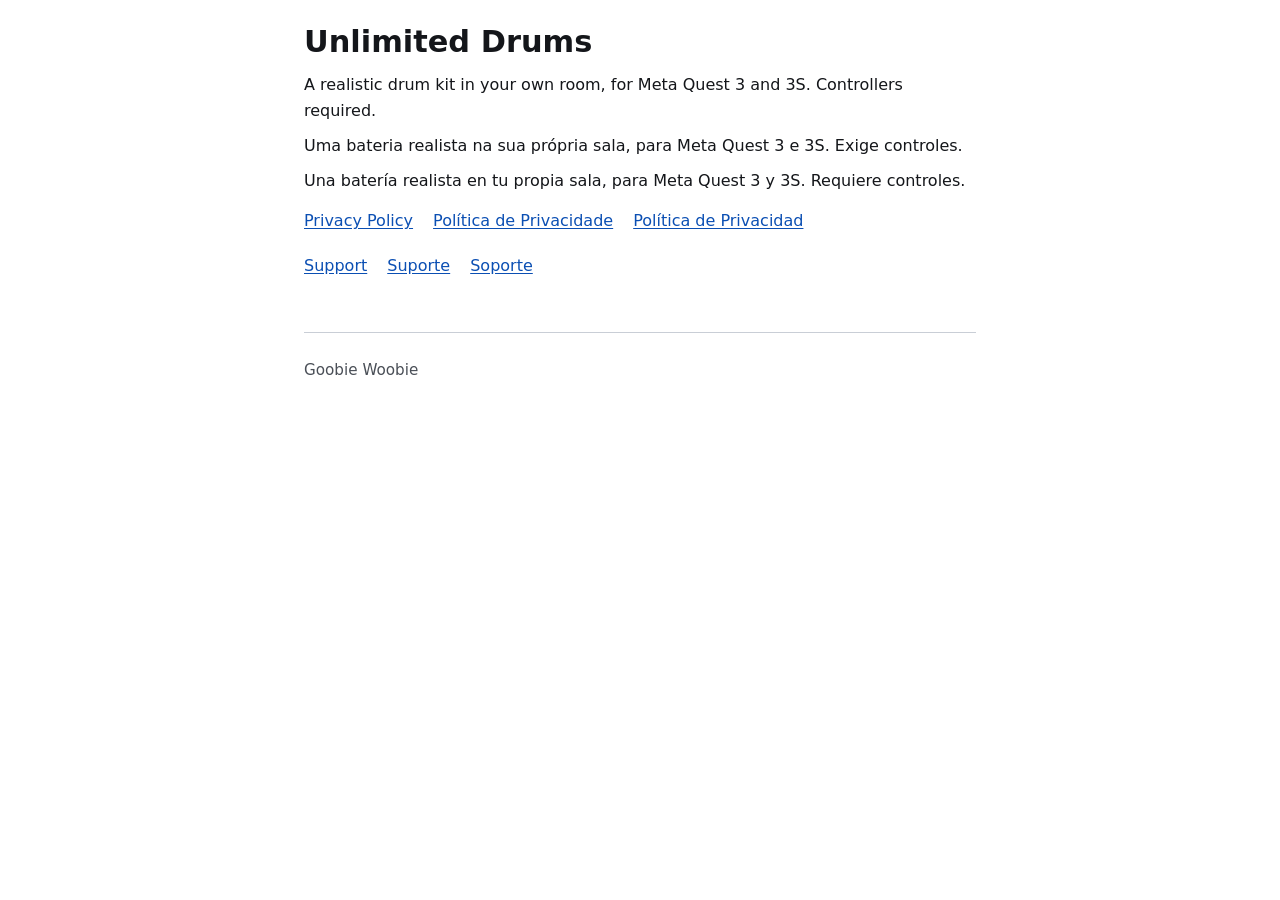
<file: index.html>
<!doctype html>
<html lang="en">
<head>
<meta charset="utf-8">
<meta name="viewport" content="width=device-width, initial-scale=1">
<title>Unlimited Drums - Goobie Woobie</title>
<meta name="description" content="Unlimited Drums: a realistic drum kit in your own room, for Meta Quest 3 and 3S.">
<link rel="stylesheet" href="style.css">
</head>
<body>
<a class="skip" href="#main">Skip to content</a>
<div class="wrap">
<main id="main">
<h1>Unlimited Drums</h1>
<p lang="en">A realistic drum kit in your own room, for Meta Quest 3 and 3S. Controllers required.</p>
<p lang="pt-BR">Uma bateria realista na sua própria sala, para Meta Quest 3 e 3S. Exige controles.</p>
<p lang="es">Una batería realista en tu propia sala, para Meta Quest 3 y 3S. Requiere controles.</p>

<nav aria-label="Links">
<ul>
<li lang="en"><a href="privacy/#en">Privacy Policy</a></li>
<li lang="pt-BR"><a href="privacy/#pt-br">Política de Privacidade</a></li>
<li lang="es"><a href="privacy/#es">Política de Privacidad</a></li>
</ul>
<ul>
<li lang="en"><a href="support/#en">Support</a></li>
<li lang="pt-BR"><a href="support/#pt-br">Suporte</a></li>
<li lang="es"><a href="support/#es">Soporte</a></li>
</ul>
</nav>
</main>
<footer>
<p>Goobie Woobie</p>
</footer>
</div>
</body>
</html>
</file>
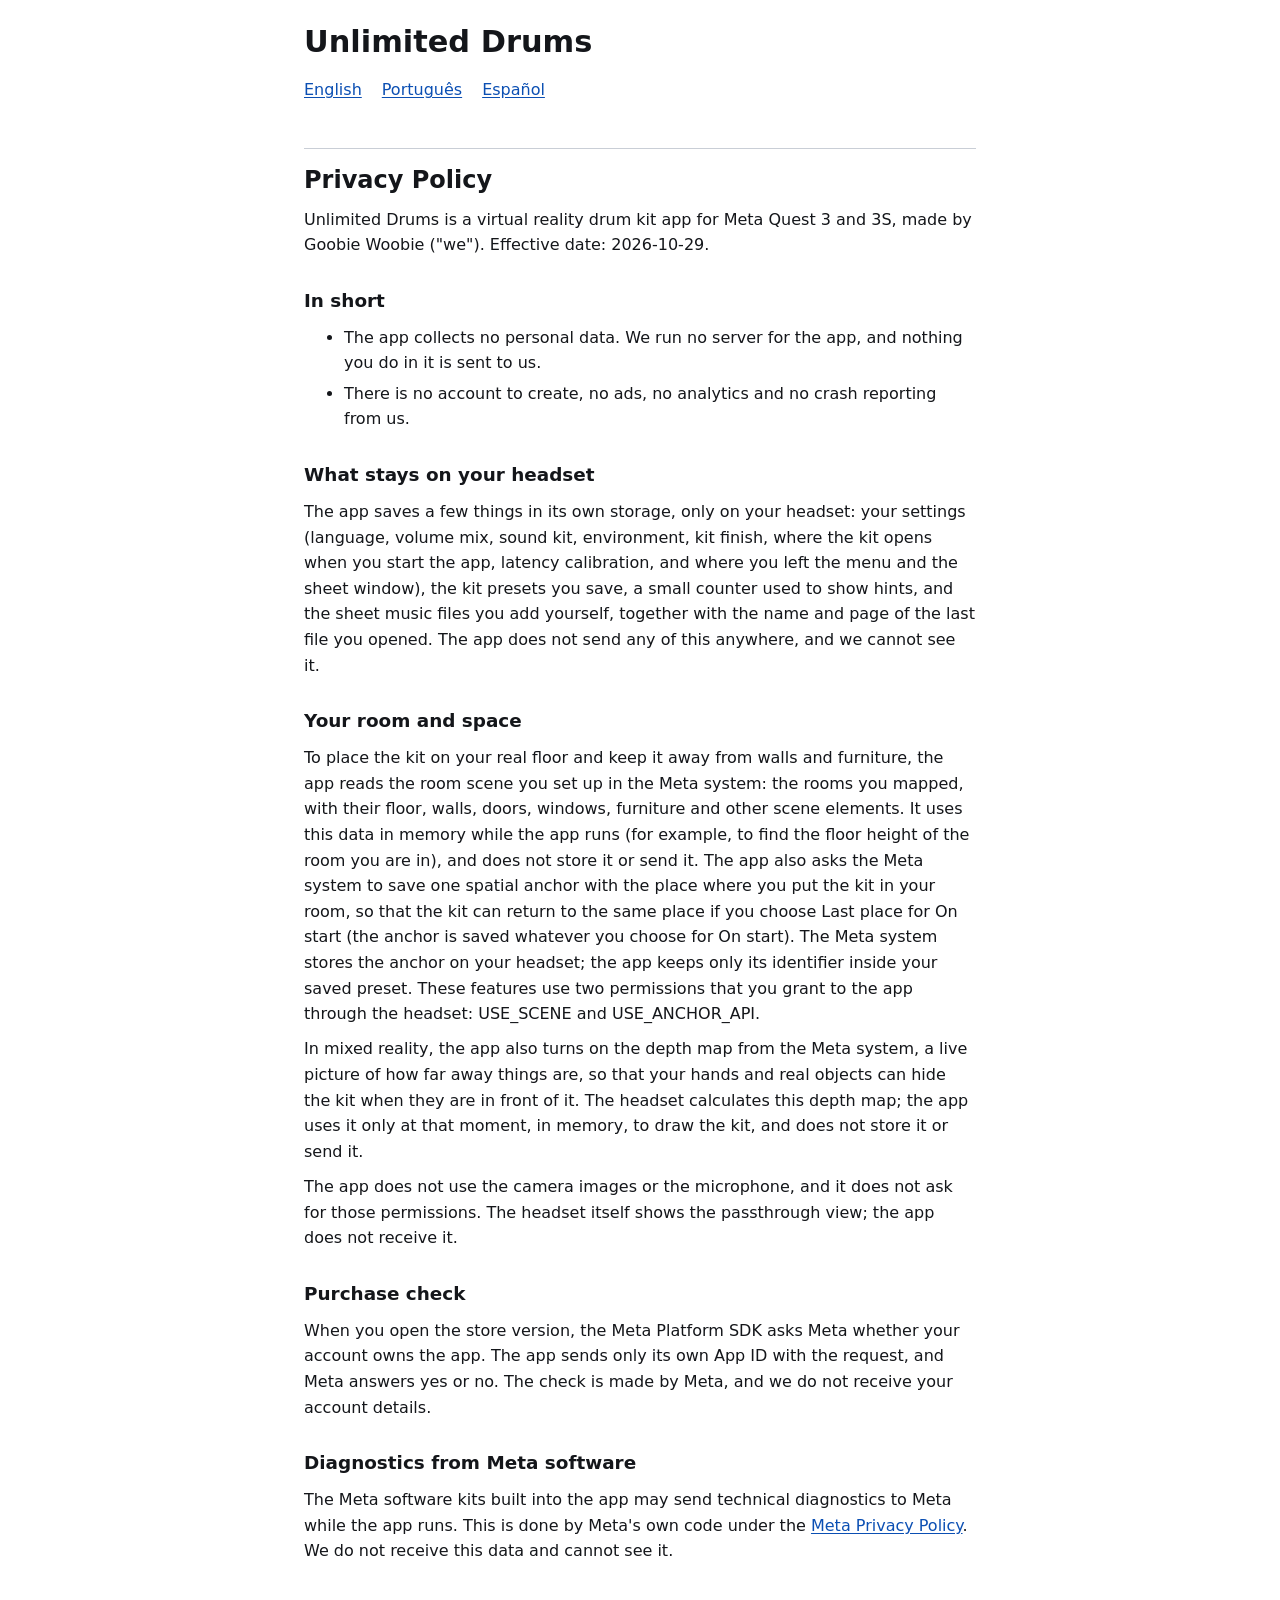
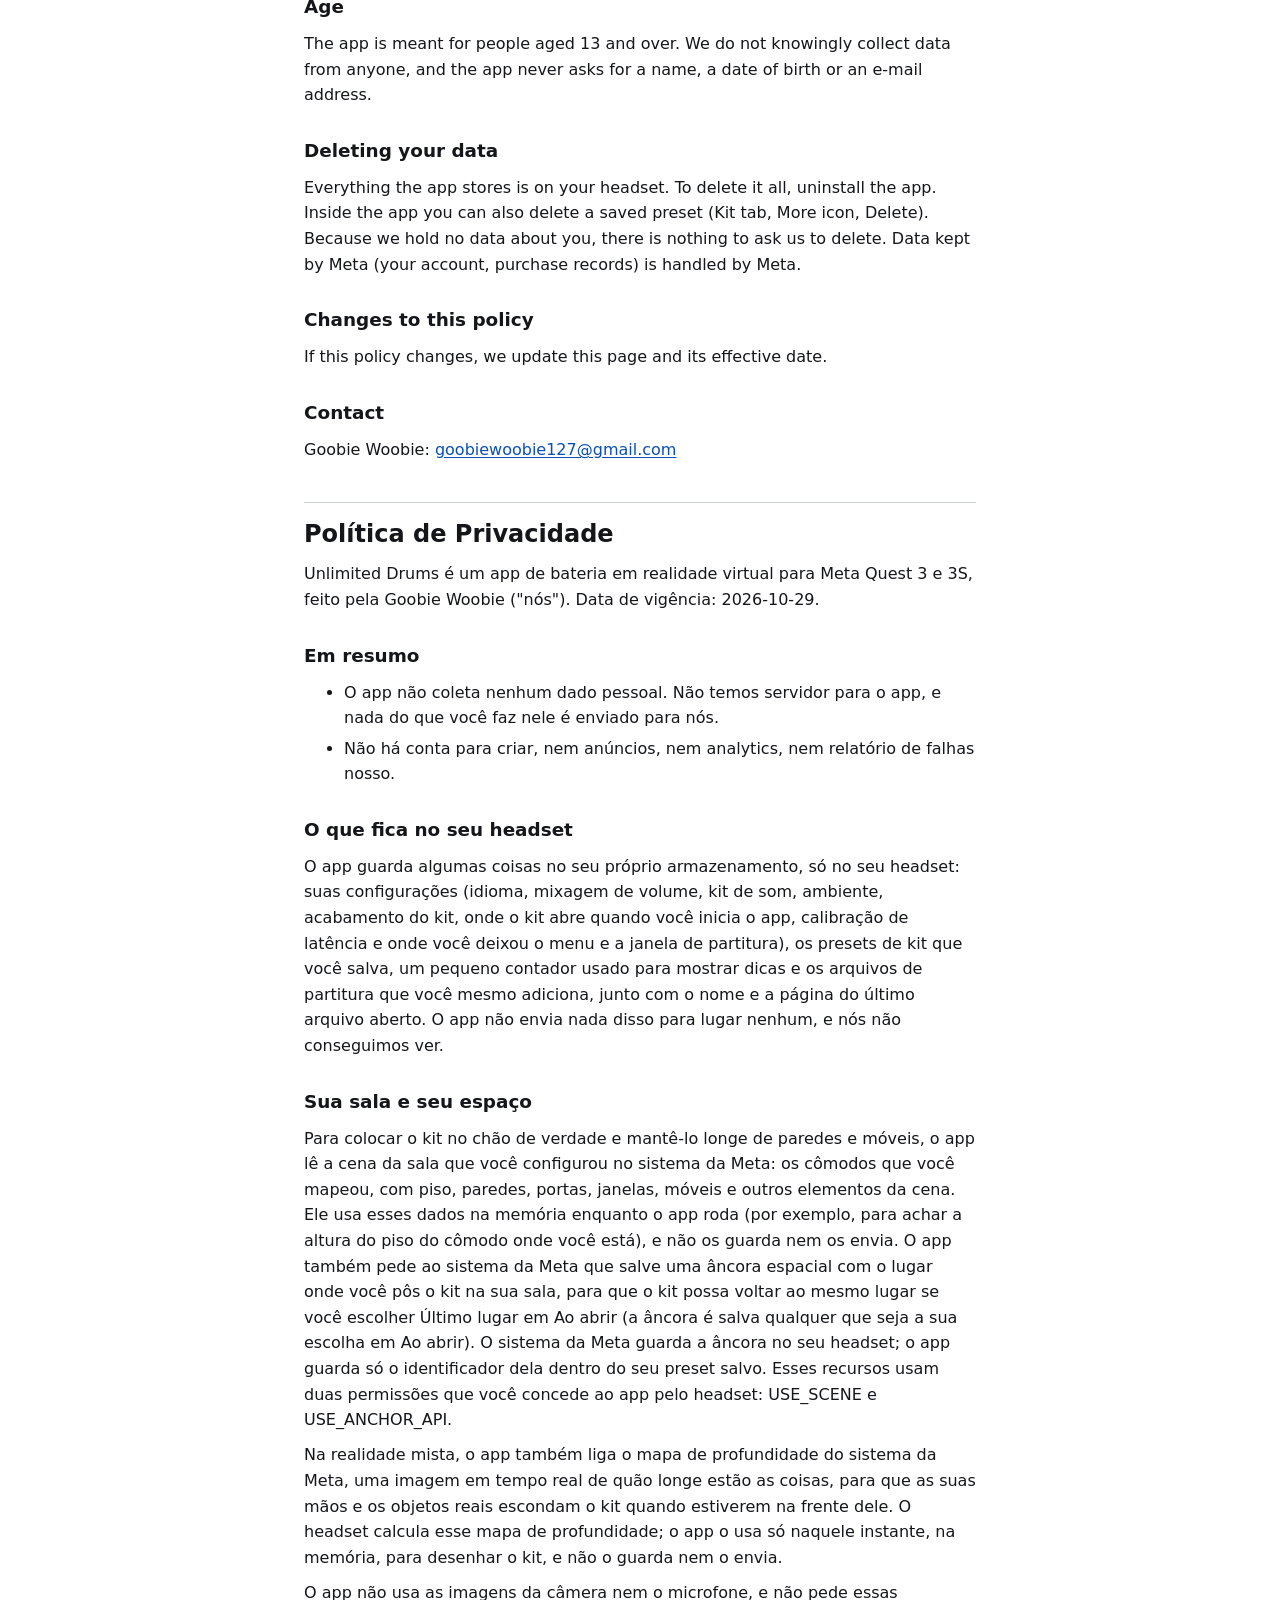
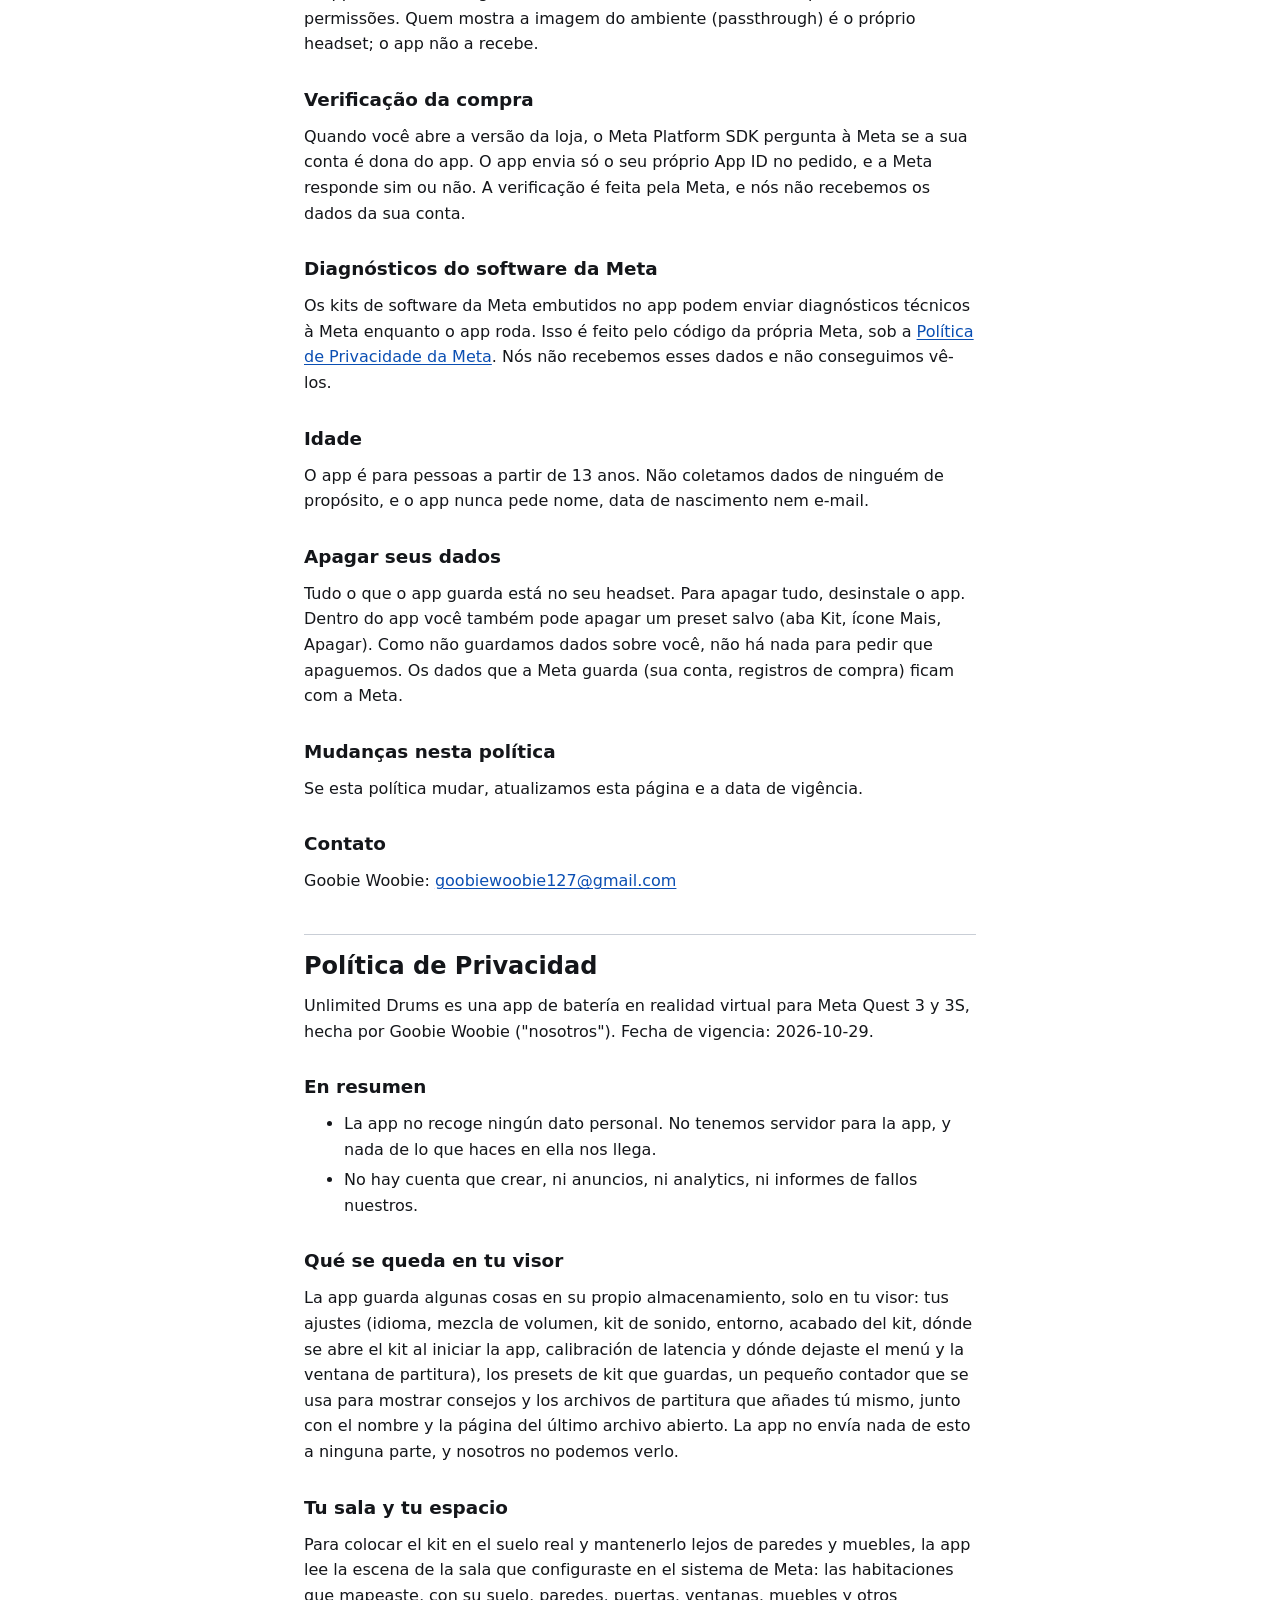
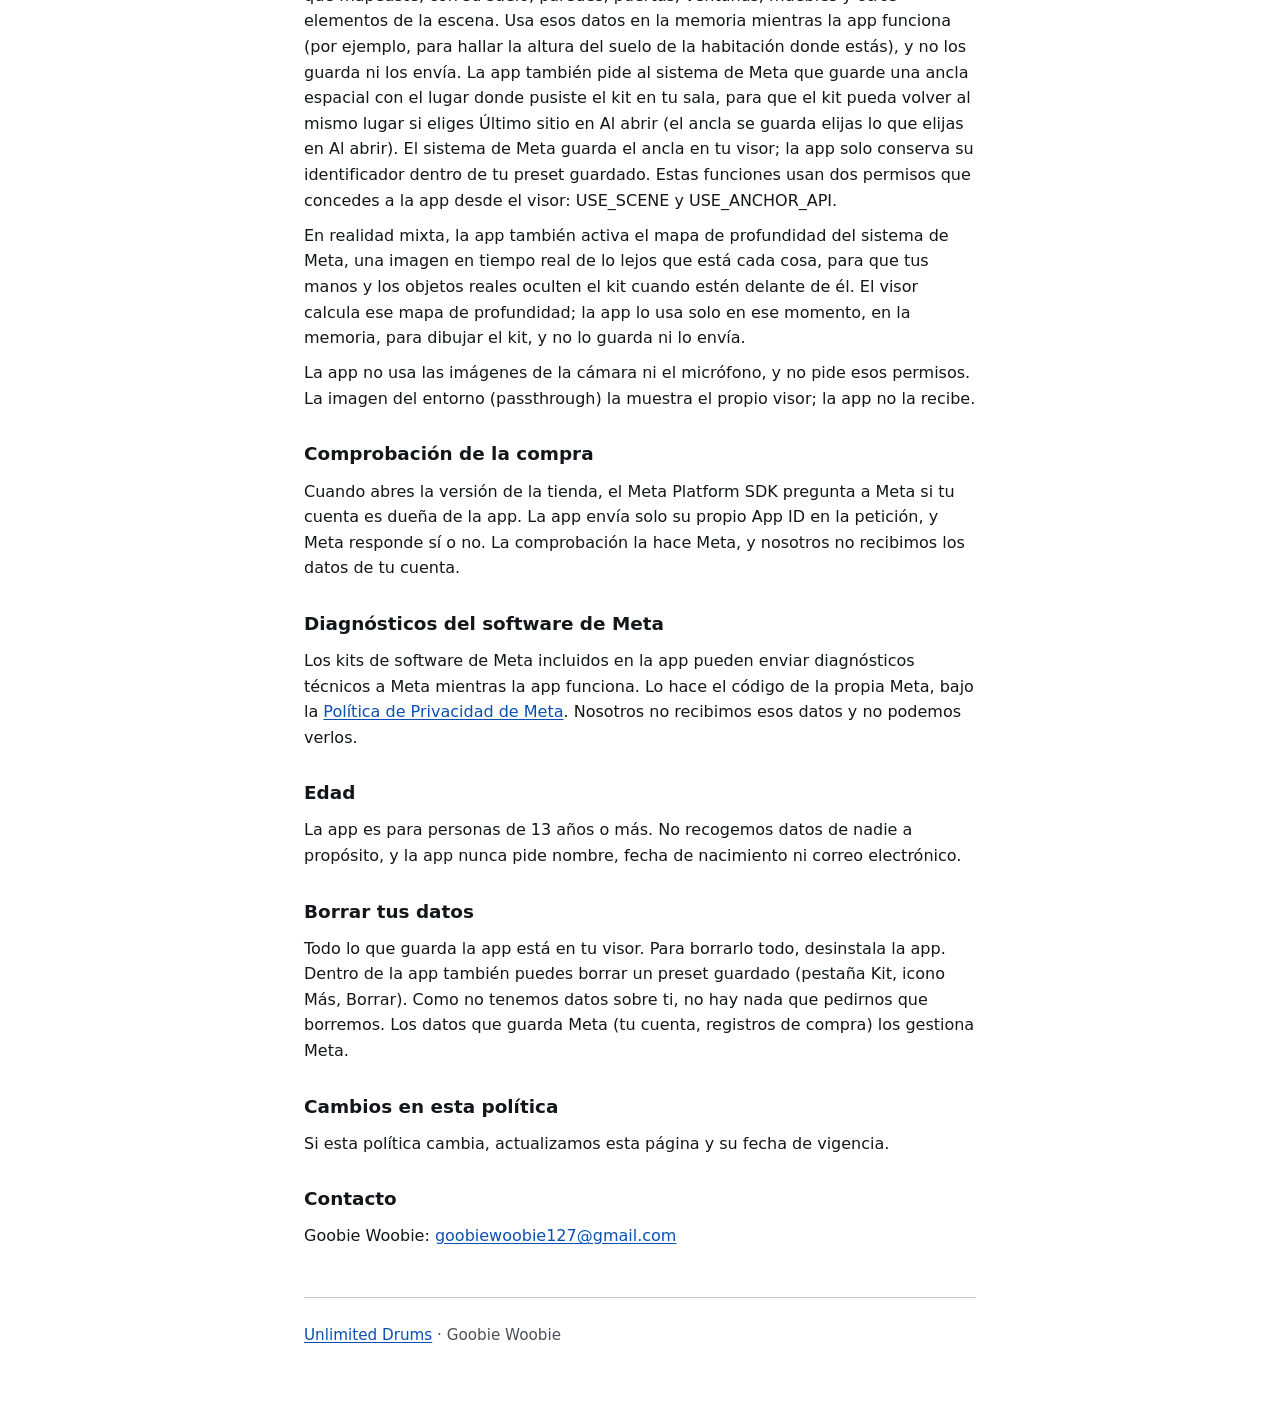
<file: privacy/index.html>
<!doctype html>
<html lang="en">
<head>
<meta charset="utf-8">
<meta name="viewport" content="width=device-width, initial-scale=1">
<title>Privacy Policy - Unlimited Drums</title>
<meta name="description" content="Privacy Policy of Unlimited Drums (Goobie Woobie): English, Português, Español.">
<link rel="stylesheet" href="../style.css">
</head>
<body>
<a class="skip" href="#main">Skip to content</a>
<div class="wrap">
<main id="main">
<h1>Unlimited Drums</h1>
<nav aria-label="Language">
<ul>
<li lang="en"><a href="#en">English</a></li>
<li lang="pt-BR"><a href="#pt-br">Português</a></li>
<li lang="es"><a href="#es">Español</a></li>
</ul>
</nav>

<section id="en" lang="en">
<h2>Privacy Policy</h2>
<p>Unlimited Drums is a virtual reality drum kit app for Meta Quest 3 and 3S, made by Goobie Woobie ("we"). Effective date: <time datetime="2026-10-29">2026-10-29</time>.</p>

<h3>In short</h3>
<ul>
<li>The app collects no personal data. We run no server for the app, and nothing you do in it is sent to us.</li>
<li>There is no account to create, no ads, no analytics and no crash reporting from us.</li>
</ul>

<h3>What stays on your headset</h3>
<p>The app saves a few things in its own storage, only on your headset: your settings (language, volume mix, sound kit, environment, kit finish, where the kit opens when you start the app, latency calibration, and where you left the menu and the sheet window), the kit presets you save, a small counter used to show hints, and the sheet music files you add yourself, together with the name and page of the last file you opened. The app does not send any of this anywhere, and we cannot see it.</p>

<h3>Your room and space</h3>
<p>To place the kit on your real floor and keep it away from walls and furniture, the app reads the room scene you set up in the Meta system: the rooms you mapped, with their floor, walls, doors, windows, furniture and other scene elements. It uses this data in memory while the app runs (for example, to find the floor height of the room you are in), and does not store it or send it. The app also asks the Meta system to save one spatial anchor with the place where you put the kit in your room, so that the kit can return to the same place if you choose Last place for On start (the anchor is saved whatever you choose for On start). The Meta system stores the anchor on your headset; the app keeps only its identifier inside your saved preset. These features use two permissions that you grant to the app through the headset: USE_SCENE and USE_ANCHOR_API.</p>
<p>In mixed reality, the app also turns on the depth map from the Meta system, a live picture of how far away things are, so that your hands and real objects can hide the kit when they are in front of it. The headset calculates this depth map; the app uses it only at that moment, in memory, to draw the kit, and does not store it or send it.</p>
<p>The app does not use the camera images or the microphone, and it does not ask for those permissions. The headset itself shows the passthrough view; the app does not receive it.</p>

<h3>Purchase check</h3>
<p>When you open the store version, the Meta Platform SDK asks Meta whether your account owns the app. The app sends only its own App ID with the request, and Meta answers yes or no. The check is made by Meta, and we do not receive your account details.</p>

<h3>Diagnostics from Meta software</h3>
<p>The Meta software kits built into the app may send technical diagnostics to Meta while the app runs. This is done by Meta's own code under the <a href="https://www.meta.com/legal/privacy-policy/">Meta Privacy Policy</a>. We do not receive this data and cannot see it.</p>

<h3>Age</h3>
<p>The app is meant for people aged 13 and over. We do not knowingly collect data from anyone, and the app never asks for a name, a date of birth or an e-mail address.</p>

<h3>Deleting your data</h3>
<p>Everything the app stores is on your headset. To delete it all, uninstall the app. Inside the app you can also delete a saved preset (Kit tab, More icon, Delete). Because we hold no data about you, there is nothing to ask us to delete. Data kept by Meta (your account, purchase records) is handled by Meta.</p>

<h3>Changes to this policy</h3>
<p>If this policy changes, we update this page and its effective date.</p>

<h3>Contact</h3>
<p>Goobie Woobie: <a href="mailto:goobiewoobie127@gmail.com">goobiewoobie127@gmail.com</a></p>
</section>

<section id="pt-br" lang="pt-BR">
<h2>Política de Privacidade</h2>
<p>Unlimited Drums é um app de bateria em realidade virtual para Meta Quest 3 e 3S, feito pela Goobie Woobie ("nós"). Data de vigência: <time datetime="2026-10-29">2026-10-29</time>.</p>

<h3>Em resumo</h3>
<ul>
<li>O app não coleta nenhum dado pessoal. Não temos servidor para o app, e nada do que você faz nele é enviado para nós.</li>
<li>Não há conta para criar, nem anúncios, nem analytics, nem relatório de falhas nosso.</li>
</ul>

<h3>O que fica no seu headset</h3>
<p>O app guarda algumas coisas no seu próprio armazenamento, só no seu headset: suas configurações (idioma, mixagem de volume, kit de som, ambiente, acabamento do kit, onde o kit abre quando você inicia o app, calibração de latência e onde você deixou o menu e a janela de partitura), os presets de kit que você salva, um pequeno contador usado para mostrar dicas e os arquivos de partitura que você mesmo adiciona, junto com o nome e a página do último arquivo aberto. O app não envia nada disso para lugar nenhum, e nós não conseguimos ver.</p>

<h3>Sua sala e seu espaço</h3>
<p>Para colocar o kit no chão de verdade e mantê-lo longe de paredes e móveis, o app lê a cena da sala que você configurou no sistema da Meta: os cômodos que você mapeou, com piso, paredes, portas, janelas, móveis e outros elementos da cena. Ele usa esses dados na memória enquanto o app roda (por exemplo, para achar a altura do piso do cômodo onde você está), e não os guarda nem os envia. O app também pede ao sistema da Meta que salve uma âncora espacial com o lugar onde você pôs o kit na sua sala, para que o kit possa voltar ao mesmo lugar se você escolher Último lugar em Ao abrir (a âncora é salva qualquer que seja a sua escolha em Ao abrir). O sistema da Meta guarda a âncora no seu headset; o app guarda só o identificador dela dentro do seu preset salvo. Esses recursos usam duas permissões que você concede ao app pelo headset: USE_SCENE e USE_ANCHOR_API.</p>
<p>Na realidade mista, o app também liga o mapa de profundidade do sistema da Meta, uma imagem em tempo real de quão longe estão as coisas, para que as suas mãos e os objetos reais escondam o kit quando estiverem na frente dele. O headset calcula esse mapa de profundidade; o app o usa só naquele instante, na memória, para desenhar o kit, e não o guarda nem o envia.</p>
<p>O app não usa as imagens da câmera nem o microfone, e não pede essas permissões. Quem mostra a imagem do ambiente (passthrough) é o próprio headset; o app não a recebe.</p>

<h3>Verificação da compra</h3>
<p>Quando você abre a versão da loja, o Meta Platform SDK pergunta à Meta se a sua conta é dona do app. O app envia só o seu próprio App ID no pedido, e a Meta responde sim ou não. A verificação é feita pela Meta, e nós não recebemos os dados da sua conta.</p>

<h3>Diagnósticos do software da Meta</h3>
<p>Os kits de software da Meta embutidos no app podem enviar diagnósticos técnicos à Meta enquanto o app roda. Isso é feito pelo código da própria Meta, sob a <a href="https://www.meta.com/legal/privacy-policy/">Política de Privacidade da Meta</a>. Nós não recebemos esses dados e não conseguimos vê-los.</p>

<h3>Idade</h3>
<p>O app é para pessoas a partir de 13 anos. Não coletamos dados de ninguém de propósito, e o app nunca pede nome, data de nascimento nem e-mail.</p>

<h3>Apagar seus dados</h3>
<p>Tudo o que o app guarda está no seu headset. Para apagar tudo, desinstale o app. Dentro do app você também pode apagar um preset salvo (aba Kit, ícone Mais, Apagar). Como não guardamos dados sobre você, não há nada para pedir que apaguemos. Os dados que a Meta guarda (sua conta, registros de compra) ficam com a Meta.</p>

<h3>Mudanças nesta política</h3>
<p>Se esta política mudar, atualizamos esta página e a data de vigência.</p>

<h3>Contato</h3>
<p>Goobie Woobie: <a href="mailto:goobiewoobie127@gmail.com">goobiewoobie127@gmail.com</a></p>
</section>

<section id="es" lang="es">
<h2>Política de Privacidad</h2>
<p>Unlimited Drums es una app de batería en realidad virtual para Meta Quest 3 y 3S, hecha por Goobie Woobie ("nosotros"). Fecha de vigencia: <time datetime="2026-10-29">2026-10-29</time>.</p>

<h3>En resumen</h3>
<ul>
<li>La app no recoge ningún dato personal. No tenemos servidor para la app, y nada de lo que haces en ella nos llega.</li>
<li>No hay cuenta que crear, ni anuncios, ni analytics, ni informes de fallos nuestros.</li>
</ul>

<h3>Qué se queda en tu visor</h3>
<p>La app guarda algunas cosas en su propio almacenamiento, solo en tu visor: tus ajustes (idioma, mezcla de volumen, kit de sonido, entorno, acabado del kit, dónde se abre el kit al iniciar la app, calibración de latencia y dónde dejaste el menú y la ventana de partitura), los presets de kit que guardas, un pequeño contador que se usa para mostrar consejos y los archivos de partitura que añades tú mismo, junto con el nombre y la página del último archivo abierto. La app no envía nada de esto a ninguna parte, y nosotros no podemos verlo.</p>

<h3>Tu sala y tu espacio</h3>
<p>Para colocar el kit en el suelo real y mantenerlo lejos de paredes y muebles, la app lee la escena de la sala que configuraste en el sistema de Meta: las habitaciones que mapeaste, con su suelo, paredes, puertas, ventanas, muebles y otros elementos de la escena. Usa esos datos en la memoria mientras la app funciona (por ejemplo, para hallar la altura del suelo de la habitación donde estás), y no los guarda ni los envía. La app también pide al sistema de Meta que guarde una ancla espacial con el lugar donde pusiste el kit en tu sala, para que el kit pueda volver al mismo lugar si eliges Último sitio en Al abrir (el ancla se guarda elijas lo que elijas en Al abrir). El sistema de Meta guarda el ancla en tu visor; la app solo conserva su identificador dentro de tu preset guardado. Estas funciones usan dos permisos que concedes a la app desde el visor: USE_SCENE y USE_ANCHOR_API.</p>
<p>En realidad mixta, la app también activa el mapa de profundidad del sistema de Meta, una imagen en tiempo real de lo lejos que está cada cosa, para que tus manos y los objetos reales oculten el kit cuando estén delante de él. El visor calcula ese mapa de profundidad; la app lo usa solo en ese momento, en la memoria, para dibujar el kit, y no lo guarda ni lo envía.</p>
<p>La app no usa las imágenes de la cámara ni el micrófono, y no pide esos permisos. La imagen del entorno (passthrough) la muestra el propio visor; la app no la recibe.</p>

<h3>Comprobación de la compra</h3>
<p>Cuando abres la versión de la tienda, el Meta Platform SDK pregunta a Meta si tu cuenta es dueña de la app. La app envía solo su propio App ID en la petición, y Meta responde sí o no. La comprobación la hace Meta, y nosotros no recibimos los datos de tu cuenta.</p>

<h3>Diagnósticos del software de Meta</h3>
<p>Los kits de software de Meta incluidos en la app pueden enviar diagnósticos técnicos a Meta mientras la app funciona. Lo hace el código de la propia Meta, bajo la <a href="https://www.meta.com/legal/privacy-policy/">Política de Privacidad de Meta</a>. Nosotros no recibimos esos datos y no podemos verlos.</p>

<h3>Edad</h3>
<p>La app es para personas de 13 años o más. No recogemos datos de nadie a propósito, y la app nunca pide nombre, fecha de nacimiento ni correo electrónico.</p>

<h3>Borrar tus datos</h3>
<p>Todo lo que guarda la app está en tu visor. Para borrarlo todo, desinstala la app. Dentro de la app también puedes borrar un preset guardado (pestaña Kit, icono Más, Borrar). Como no tenemos datos sobre ti, no hay nada que pedirnos que borremos. Los datos que guarda Meta (tu cuenta, registros de compra) los gestiona Meta.</p>

<h3>Cambios en esta política</h3>
<p>Si esta política cambia, actualizamos esta página y su fecha de vigencia.</p>

<h3>Contacto</h3>
<p>Goobie Woobie: <a href="mailto:goobiewoobie127@gmail.com">goobiewoobie127@gmail.com</a></p>
</section>
</main>
<footer>
<p><a href="../">Unlimited Drums</a> &middot; Goobie Woobie</p>
</footer>
</div>
</body>
</html>
</file>
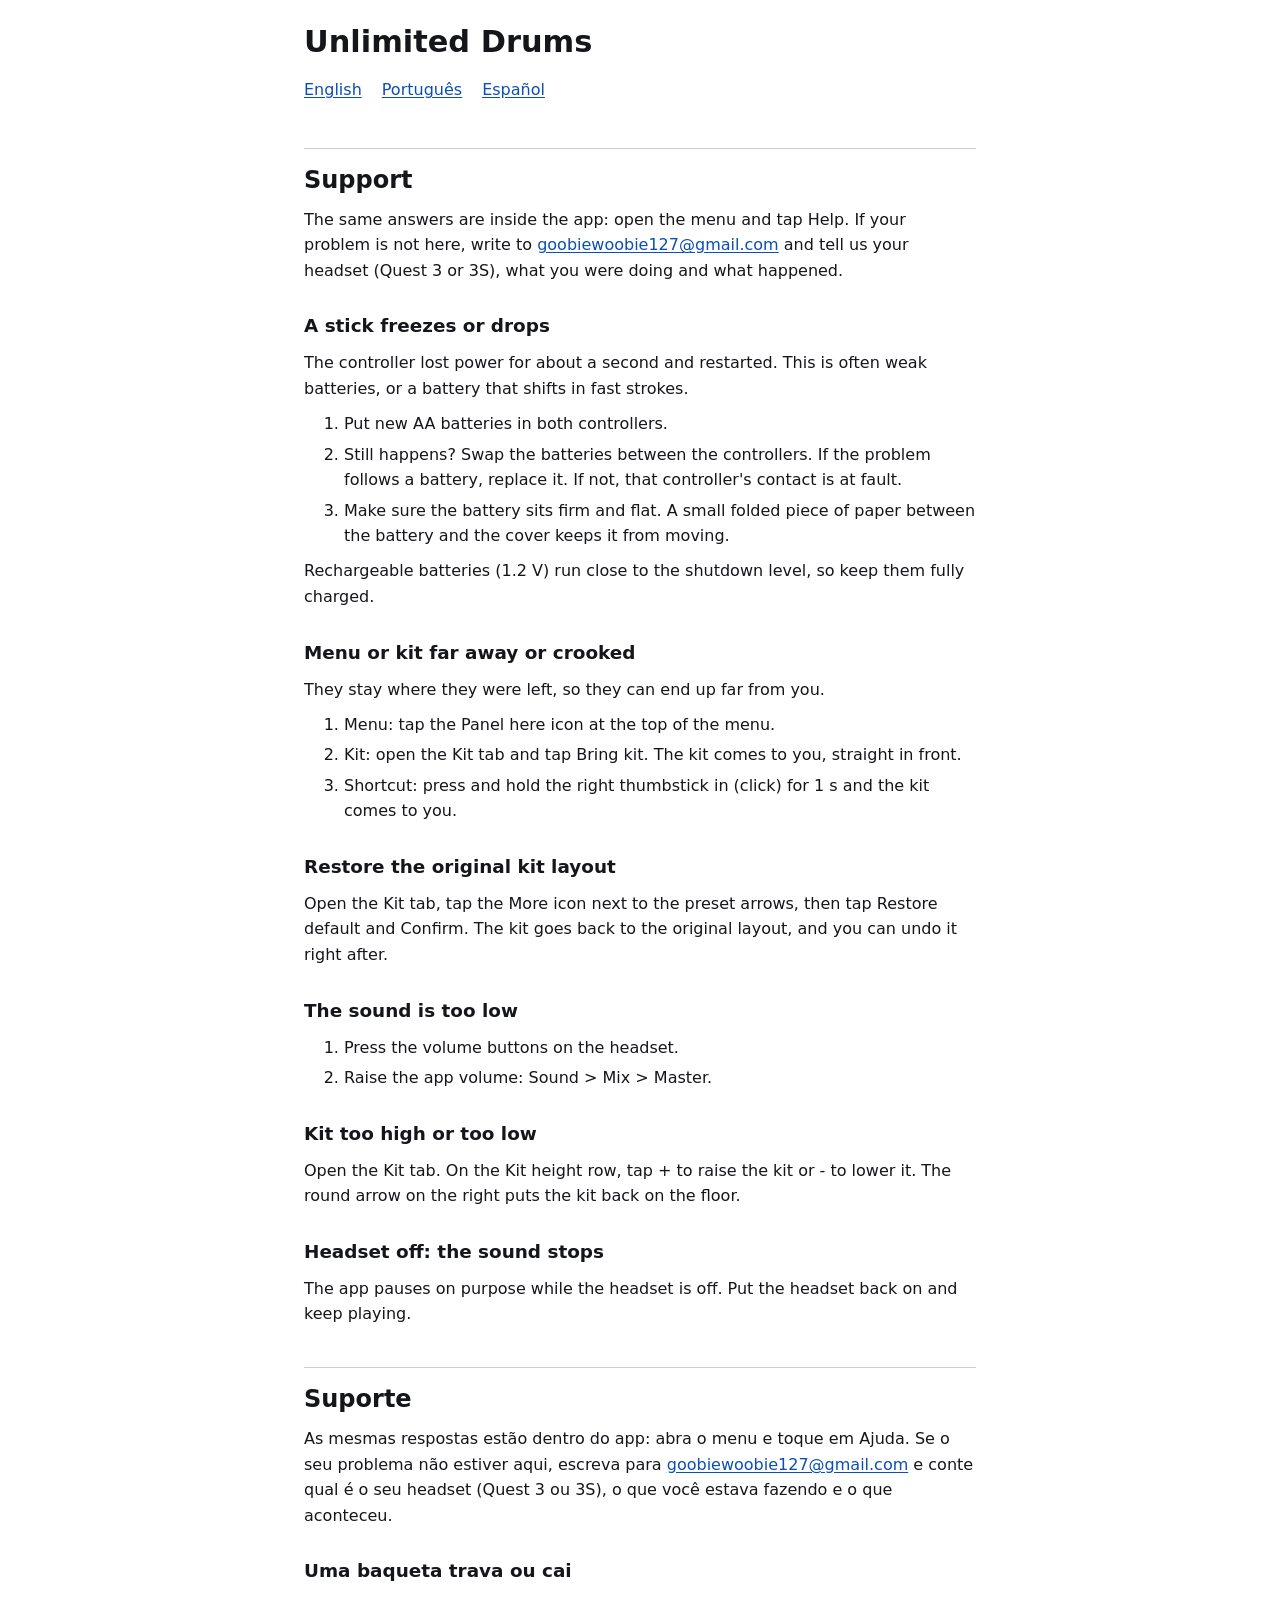
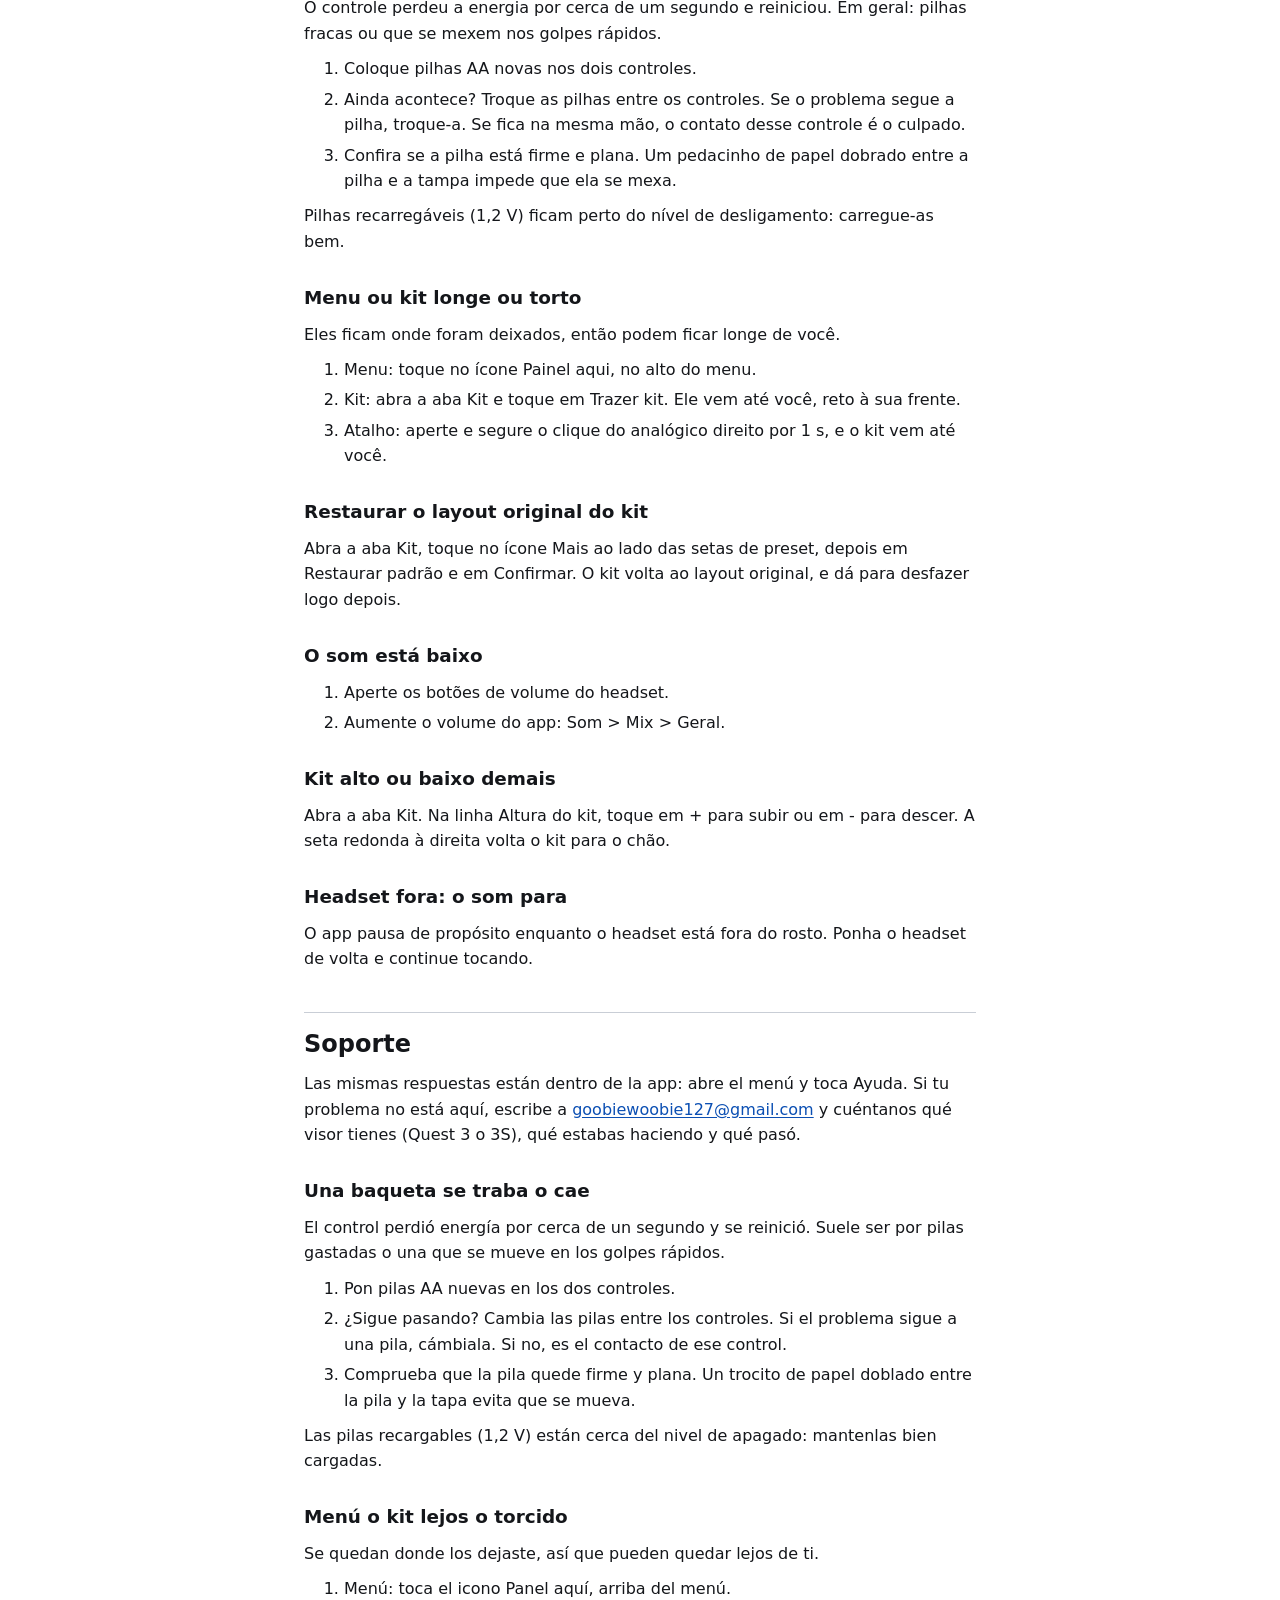
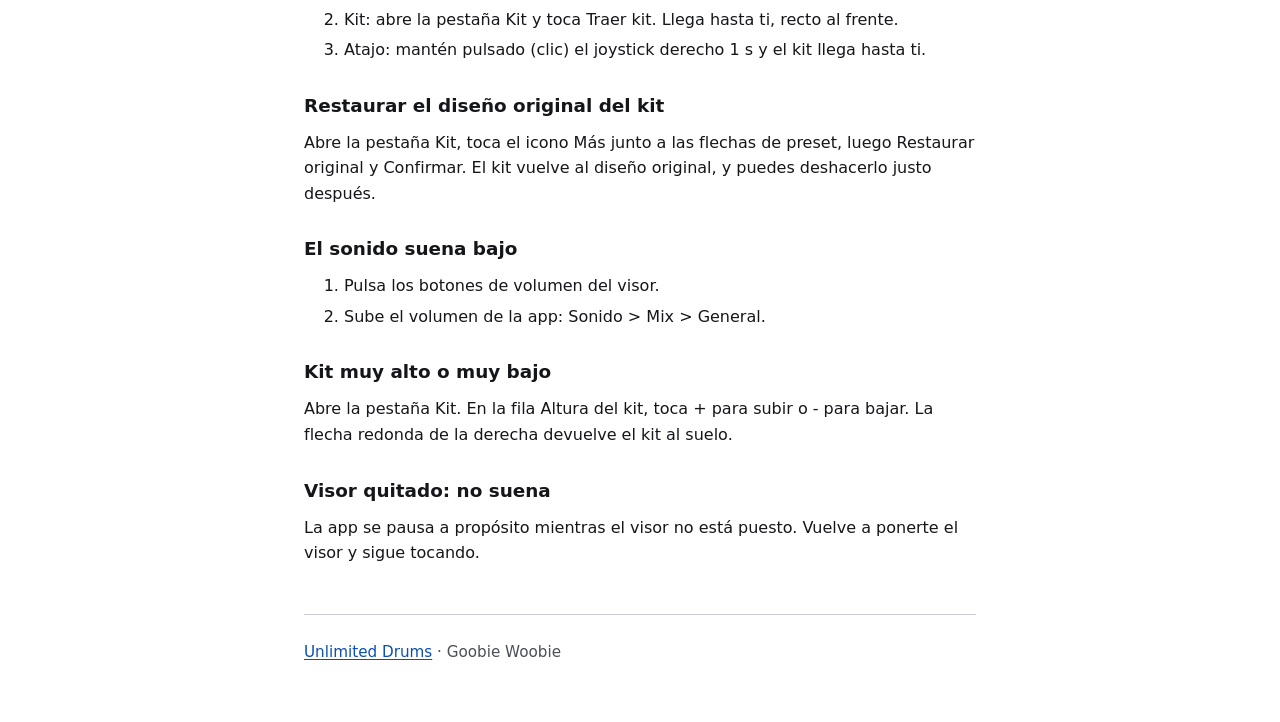
<file: support/index.html>
<!doctype html>
<html lang="en">
<head>
<meta charset="utf-8">
<meta name="viewport" content="width=device-width, initial-scale=1">
<title>Support - Unlimited Drums</title>
<meta name="description" content="Help for Unlimited Drums (Goobie Woobie): common problems and how to reach us. English, Português, Español.">
<link rel="stylesheet" href="../style.css">
</head>
<body>
<a class="skip" href="#main">Skip to content</a>
<div class="wrap">
<main id="main">
<h1>Unlimited Drums</h1>
<nav aria-label="Language">
<ul>
<li lang="en"><a href="#en">English</a></li>
<li lang="pt-BR"><a href="#pt-br">Português</a></li>
<li lang="es"><a href="#es">Español</a></li>
</ul>
</nav>

<section id="en" lang="en">
<h2>Support</h2>
<p>The same answers are inside the app: open the menu and tap Help. If your problem is not here, write to <a href="mailto:goobiewoobie127@gmail.com">goobiewoobie127@gmail.com</a> and tell us your headset (Quest 3 or 3S), what you were doing and what happened.</p>

<h3>A stick freezes or drops</h3>
<p>The controller lost power for about a second and restarted. This is often weak batteries, or a battery that shifts in fast strokes.</p>
<ol>
<li>Put new AA batteries in both controllers.</li>
<li>Still happens? Swap the batteries between the controllers. If the problem follows a battery, replace it. If not, that controller's contact is at fault.</li>
<li>Make sure the battery sits firm and flat. A small folded piece of paper between the battery and the cover keeps it from moving.</li>
</ol>
<p>Rechargeable batteries (1.2 V) run close to the shutdown level, so keep them fully charged.</p>

<h3>Menu or kit far away or crooked</h3>
<p>They stay where they were left, so they can end up far from you.</p>
<ol>
<li>Menu: tap the Panel here icon at the top of the menu.</li>
<li>Kit: open the Kit tab and tap Bring kit. The kit comes to you, straight in front.</li>
<li>Shortcut: press and hold the right thumbstick in (click) for 1 s and the kit comes to you.</li>
</ol>

<h3>Restore the original kit layout</h3>
<p>Open the Kit tab, tap the More icon next to the preset arrows, then tap Restore default and Confirm. The kit goes back to the original layout, and you can undo it right after.</p>

<h3>The sound is too low</h3>
<ol>
<li>Press the volume buttons on the headset.</li>
<li>Raise the app volume: Sound &gt; Mix &gt; Master.</li>
</ol>

<h3>Kit too high or too low</h3>
<p>Open the Kit tab. On the Kit height row, tap + to raise the kit or - to lower it. The round arrow on the right puts the kit back on the floor.</p>

<h3>Headset off: the sound stops</h3>
<p>The app pauses on purpose while the headset is off. Put the headset back on and keep playing.</p>
</section>

<section id="pt-br" lang="pt-BR">
<h2>Suporte</h2>
<p>As mesmas respostas estão dentro do app: abra o menu e toque em Ajuda. Se o seu problema não estiver aqui, escreva para <a href="mailto:goobiewoobie127@gmail.com">goobiewoobie127@gmail.com</a> e conte qual é o seu headset (Quest 3 ou 3S), o que você estava fazendo e o que aconteceu.</p>

<h3>Uma baqueta trava ou cai</h3>
<p>O controle perdeu a energia por cerca de um segundo e reiniciou. Em geral: pilhas fracas ou que se mexem nos golpes rápidos.</p>
<ol>
<li>Coloque pilhas AA novas nos dois controles.</li>
<li>Ainda acontece? Troque as pilhas entre os controles. Se o problema segue a pilha, troque-a. Se fica na mesma mão, o contato desse controle é o culpado.</li>
<li>Confira se a pilha está firme e plana. Um pedacinho de papel dobrado entre a pilha e a tampa impede que ela se mexa.</li>
</ol>
<p>Pilhas recarregáveis (1,2 V) ficam perto do nível de desligamento: carregue-as bem.</p>

<h3>Menu ou kit longe ou torto</h3>
<p>Eles ficam onde foram deixados, então podem ficar longe de você.</p>
<ol>
<li>Menu: toque no ícone Painel aqui, no alto do menu.</li>
<li>Kit: abra a aba Kit e toque em Trazer kit. Ele vem até você, reto à sua frente.</li>
<li>Atalho: aperte e segure o clique do analógico direito por 1 s, e o kit vem até você.</li>
</ol>

<h3>Restaurar o layout original do kit</h3>
<p>Abra a aba Kit, toque no ícone Mais ao lado das setas de preset, depois em Restaurar padrão e em Confirmar. O kit volta ao layout original, e dá para desfazer logo depois.</p>

<h3>O som está baixo</h3>
<ol>
<li>Aperte os botões de volume do headset.</li>
<li>Aumente o volume do app: Som &gt; Mix &gt; Geral.</li>
</ol>

<h3>Kit alto ou baixo demais</h3>
<p>Abra a aba Kit. Na linha Altura do kit, toque em + para subir ou em - para descer. A seta redonda à direita volta o kit para o chão.</p>

<h3>Headset fora: o som para</h3>
<p>O app pausa de propósito enquanto o headset está fora do rosto. Ponha o headset de volta e continue tocando.</p>
</section>

<section id="es" lang="es">
<h2>Soporte</h2>
<p>Las mismas respuestas están dentro de la app: abre el menú y toca Ayuda. Si tu problema no está aquí, escribe a <a href="mailto:goobiewoobie127@gmail.com">goobiewoobie127@gmail.com</a> y cuéntanos qué visor tienes (Quest 3 o 3S), qué estabas haciendo y qué pasó.</p>

<h3>Una baqueta se traba o cae</h3>
<p>El control perdió energía por cerca de un segundo y se reinició. Suele ser por pilas gastadas o una que se mueve en los golpes rápidos.</p>
<ol>
<li>Pon pilas AA nuevas en los dos controles.</li>
<li>¿Sigue pasando? Cambia las pilas entre los controles. Si el problema sigue a una pila, cámbiala. Si no, es el contacto de ese control.</li>
<li>Comprueba que la pila quede firme y plana. Un trocito de papel doblado entre la pila y la tapa evita que se mueva.</li>
</ol>
<p>Las pilas recargables (1,2 V) están cerca del nivel de apagado: mantenlas bien cargadas.</p>

<h3>Menú o kit lejos o torcido</h3>
<p>Se quedan donde los dejaste, así que pueden quedar lejos de ti.</p>
<ol>
<li>Menú: toca el icono Panel aquí, arriba del menú.</li>
<li>Kit: abre la pestaña Kit y toca Traer kit. Llega hasta ti, recto al frente.</li>
<li>Atajo: mantén pulsado (clic) el joystick derecho 1 s y el kit llega hasta ti.</li>
</ol>

<h3>Restaurar el diseño original del kit</h3>
<p>Abre la pestaña Kit, toca el icono Más junto a las flechas de preset, luego Restaurar original y Confirmar. El kit vuelve al diseño original, y puedes deshacerlo justo después.</p>

<h3>El sonido suena bajo</h3>
<ol>
<li>Pulsa los botones de volumen del visor.</li>
<li>Sube el volumen de la app: Sonido &gt; Mix &gt; General.</li>
</ol>

<h3>Kit muy alto o muy bajo</h3>
<p>Abre la pestaña Kit. En la fila Altura del kit, toca + para subir o - para bajar. La flecha redonda de la derecha devuelve el kit al suelo.</p>

<h3>Visor quitado: no suena</h3>
<p>La app se pausa a propósito mientras el visor no está puesto. Vuelve a ponerte el visor y sigue tocando.</p>
</section>
</main>
<footer>
<p><a href="../">Unlimited Drums</a> &middot; Goobie Woobie</p>
</footer>
</div>
</body>
</html>
</file>
<file: style.css>
/* Unlimited Drums site: plain static CSS, no external resources. Colors are tokens; both schemes keep text at WCAG AA (4.5:1) or better. */
:root {
  --bg: #ffffff;
  --fg: #14161a;
  --muted: #4a4f57;
  --link: #0b4fb3;
  --card: #f1f3f6;
  --line: #c9ced6;
  color-scheme: light dark;
}

@media (prefers-color-scheme: dark) {
  :root {
    --bg: #101216;
    --fg: #eef0f3;
    --muted: #b4bac4;
    --link: #8ab4ff;
    --card: #1a1d23;
    --line: #3a3f48;
  }
}

* { box-sizing: border-box; }

html { font-size: 100%; }

body {
  margin: 0;
  background: var(--bg);
  color: var(--fg);
  font-family: system-ui, -apple-system, "Segoe UI", Roboto, "Helvetica Neue", Arial, sans-serif;
  line-height: 1.6;
}

.wrap { max-width: 44rem; margin: 0 auto; padding: 1.5rem 1rem 3rem; }

h1 { font-size: 1.9rem; line-height: 1.2; margin: 0 0 0.75rem; }
h2 { font-size: 1.5rem; line-height: 1.25; margin: 2.5rem 0 0.75rem; padding-top: 1rem; border-top: 1px solid var(--line); }
h3 { font-size: 1.15rem; margin: 1.75rem 0 0.4rem; }
p, ul, ol { margin: 0.6rem 0; }
li { margin: 0.3rem 0; }

a { color: var(--link); text-decoration: underline; text-underline-offset: 0.15em; }
a:hover { text-decoration-thickness: 2px; }
a:focus-visible, .skip:focus-visible { outline: 3px solid var(--link); outline-offset: 2px; border-radius: 2px; }

.skip { position: absolute; left: -999px; top: 0; padding: 0.5rem 0.75rem; background: var(--card); color: var(--fg); }
.skip:focus { left: 0.5rem; top: 0.5rem; z-index: 10; }

.muted { color: var(--muted); }

nav ul { list-style: none; padding: 0; display: flex; flex-wrap: wrap; gap: 0.5rem 1.25rem; }

.card { background: var(--card); border: 1px solid var(--line); border-radius: 0.5rem; padding: 0.75rem 1rem; margin: 1rem 0; }

footer { margin-top: 3rem; padding-top: 1rem; border-top: 1px solid var(--line); color: var(--muted); font-size: 0.95rem; }

@media (max-width: 480px) {
  h1 { font-size: 1.6rem; }
  h2 { font-size: 1.3rem; }
}
</file>
